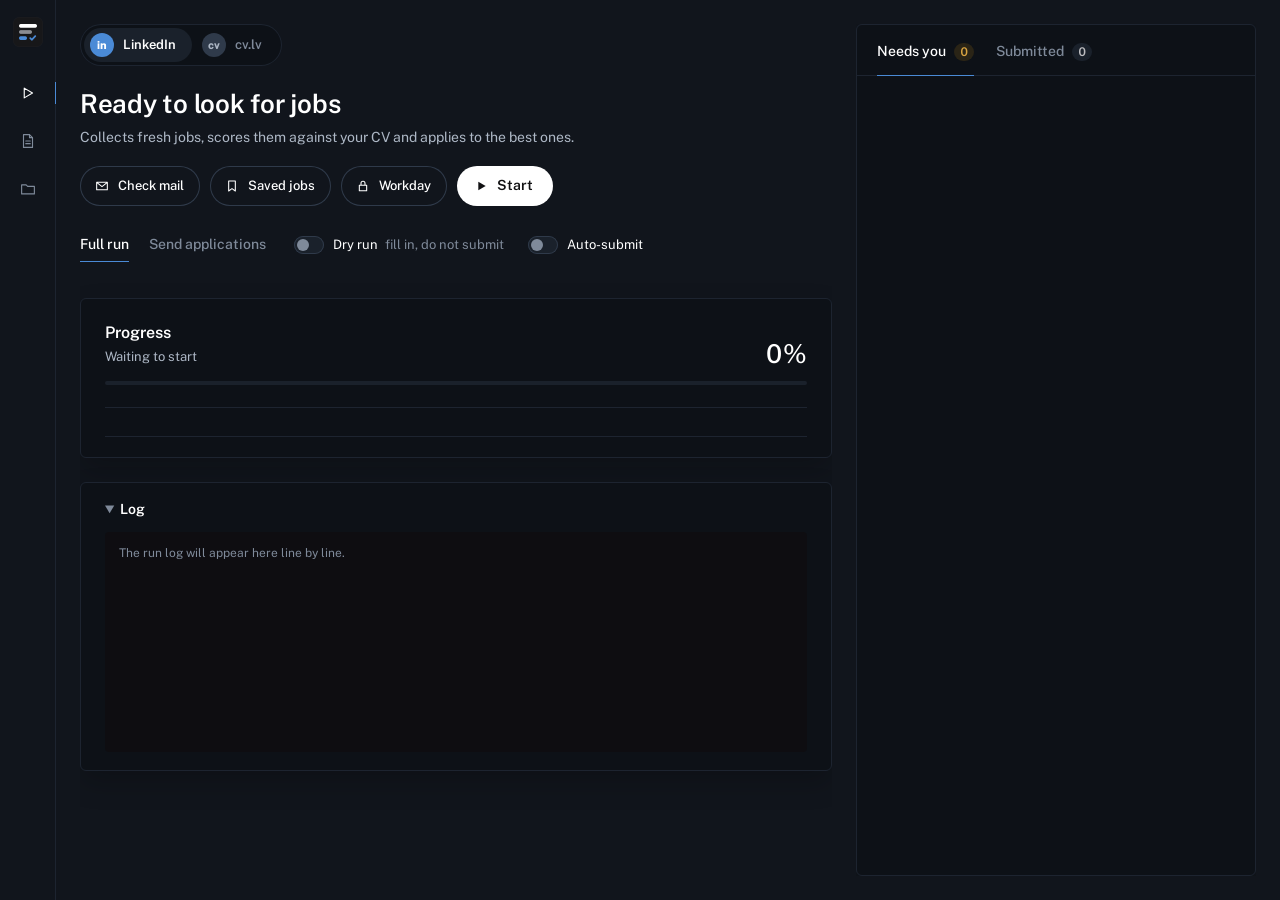
<file: app/ui/index.html>
<!doctype html>
<html lang="en">
<head>
<meta charset="utf-8">
<title>JobScraper</title>
<link rel="preconnect" href="https://fonts.googleapis.com"><link rel="preconnect" href="https://fonts.gstatic.com" crossorigin>
<link href="https://fonts.googleapis.com/css2?family=Public+Sans:wght@400;500;600;700&family=Manrope:wght@400;500;600;700;800&display=swap" rel="stylesheet">
<link rel="stylesheet" href="app.css">
</head>
<body data-site="linkedin">
<nav class="rail" aria-label="Sections">
  <img class="logo" src="icon.png" alt="JobScraper" width="32" height="32">
  <button class="rail-btn active" title="Run" aria-label="Run" aria-current="page">
    <svg aria-hidden="true" viewBox="0 0 24 24"><path d="M7 5.5v13l11-6.5z"/></svg>
  </button>
  <button class="rail-btn" id="report-btn" title="Full application report" aria-label="Report">
    <svg aria-hidden="true" viewBox="0 0 24 24"><path d="M6 3.5h8l4 4v13H6z"/><path d="M14 3.5v4h4M9 12h6M9 15.5h6"/></svg>
  </button>
  <button class="rail-btn" id="folder-btn" title="Results and CV folder" aria-label="Results folder">
    <svg aria-hidden="true" viewBox="0 0 24 24"><path d="M3.5 6.5h6l2 2h9v10h-17z"/></svg>
  </button>
</nav>

<main class="layout">
  <section class="column">
    <div class="site-switch" role="tablist" aria-label="Site">
      <button class="site-tab active" data-site="linkedin" role="tab" aria-selected="true" title="LinkedIn (Ctrl+1)">
        <span class="site-mark" aria-hidden="true">in</span><span class="site-name">LinkedIn</span><span class="site-dot" aria-hidden="true"></span></button>
      <button class="site-tab" data-site="cvlv" role="tab" aria-selected="false" title="cv.lv (Ctrl+2)">
        <span class="site-mark" aria-hidden="true">cv</span><span class="site-name">cv.lv</span><span class="site-dot" aria-hidden="true"></span></button>
    </div>
    <header class="title-row">
      <div class="title-text">
        <div class="title-line">
          <h1 id="launch-title">Ready to look for jobs</h1>
          </div>
        <p id="launch-sub">Collects fresh jobs, scores them against your CV and applies to the best ones.</p>
      </div>
      <div class="actions">
      <button class="secondary mail-btn" id="mail-btn" title="Only sort Gmail: offers, rejections, confirmations. Sends nothing.">
        <svg aria-hidden="true" viewBox="0 0 24 24"><path d="M4 6.5h16v11H4z M4.5 7l7.5 6 7.5-6" fill="none" stroke="currentColor" stroke-width="1.6" stroke-linejoin="round"/></svg>
        <span>Check mail</span>
      </button>
      <button class="secondary mail-btn" id="saved-btn" title="No new search: goes through the vacancies you saved on this site and sends a tailored CV to each one.">
        <svg aria-hidden="true" viewBox="0 0 24 24"><path d="M7 4.5h10v15l-5-3.6-5 3.6z" fill="none" stroke="currentColor" stroke-width="1.6" stroke-linejoin="round"/></svg>
        <span>Saved jobs</span>
      </button>
      <button class="secondary mail-btn" id="workday-btn" title="Jobs on Workday sites: the app opens each one, you sign in on the employer's site, and the app fills in the form.">
        <svg aria-hidden="true" viewBox="0 0 24 24"><path d="M9 11V8a3 3 0 0 1 6 0v3 M6.5 11h11v8h-11z" fill="none" stroke="currentColor" stroke-width="1.6" stroke-linejoin="round"/></svg>
        <span>Workday</span>
      </button>
      <button class="start" id="start-btn">
        <svg aria-hidden="true" class="icon-play" viewBox="0 0 24 24"><path d="M8 5.5v13l11-6.5z" fill="currentColor"/></svg>
        <svg aria-hidden="true" class="icon-stop" viewBox="0 0 24 24"><rect x="6.5" y="6.5" width="11" height="11" rx="1.5" fill="currentColor"/></svg>
        <span id="start-label">Start</span>
      </button>
      </div>
    </header>

    <div class="controls">
      <div class="modes" role="radiogroup" aria-label="Mode">
        <label class="seg"><input type="radio" name="mode" value="full" checked><span>Full run</span></label>
        <label class="seg"><input type="radio" name="mode" value="apply"><span>Send applications</span></label>
      </div>
      <div class="switches">
        <label class="switch"><input type="checkbox" id="dry-run"><span class="track"></span>
          <span>Dry run <em>fill in, do not submit</em></span></label>
        <label class="switch"><input type="checkbox" id="auto-submit"><span class="track"></span>
          <span>Auto-submit</span></label>
      </div>
    </div>
    <div class="facts" id="facts"></div>

    <div class="card progress-card">
      <div class="progress-head">
        <div class="progress-title">
          <h2>Progress</h2>
          <div class="now" id="now-text">Waiting to start</div>
        </div>
        <div class="percent" id="percent">0%</div>
      </div>
      <div class="bar" id="bar" role="progressbar" aria-label="Progress" aria-valuemin="0" aria-valuemax="100" aria-valuenow="0"><div class="bar-fill" id="bar-fill"></div></div>
      <ol class="stages" id="stages"></ol>
      <div class="counters" id="counters"></div>
    </div>
    <div class="card log-card">
      <details class="log" open>
        <summary>Log</summary>
        <pre id="log"></pre>
      </details>
    </div>
  </section>

  <section class="column side">
    <div class="card list-card">
      <div class="tabs" role="tablist">
        <button class="tab active" data-tab="manual" role="tab" aria-selected="true">Needs you <span class="count" id="manual-count">0</span></button>
        <button class="tab" data-tab="applied" role="tab" aria-selected="false">Submitted <span class="count soft" id="applied-count">0</span></button>
      </div>
      <div class="list" id="manual-list"></div>
      <div class="list hidden" id="applied-list"></div>
    </div>
  </section>
</main>

<div class="modal hidden" id="modal">
  <div class="modal-box" role="dialog" aria-modal="true" aria-labelledby="m-title">
    <button class="close" id="modal-close" aria-label="Close">
      <svg aria-hidden="true" viewBox="0 0 24 24"><path d="M6 6l12 12M18 6L6 18"/></svg>
    </button>
    <div class="modal-company" id="m-company"></div>
    <h2 id="m-title"></h2>
    <div class="reason-box"><span class="chip" id="m-label"></span><p id="m-reason"></p></div>
    <h3>About the job</h3>
    <p id="m-summary" class="muted"></p>
    <h3>What to do</h3>
    <ol id="m-todo"></ol>
    <div class="modal-actions">
      <button class="primary" id="m-open-form">Open the form</button>
      <button class="secondary" id="m-open-job">Open the job</button>
      <button class="secondary" id="m-open-cv">My CV for this job</button>
      <span class="spacer"></span>
      <button class="ok" id="m-applied">I applied myself</button>
      <button class="ghost" id="m-hide">Hide</button>
    </div>
  </div>
</div>

<div class="toast hidden" id="toast" role="status"></div>
<script src="app.js"></script>
</body>
</html>
</file>
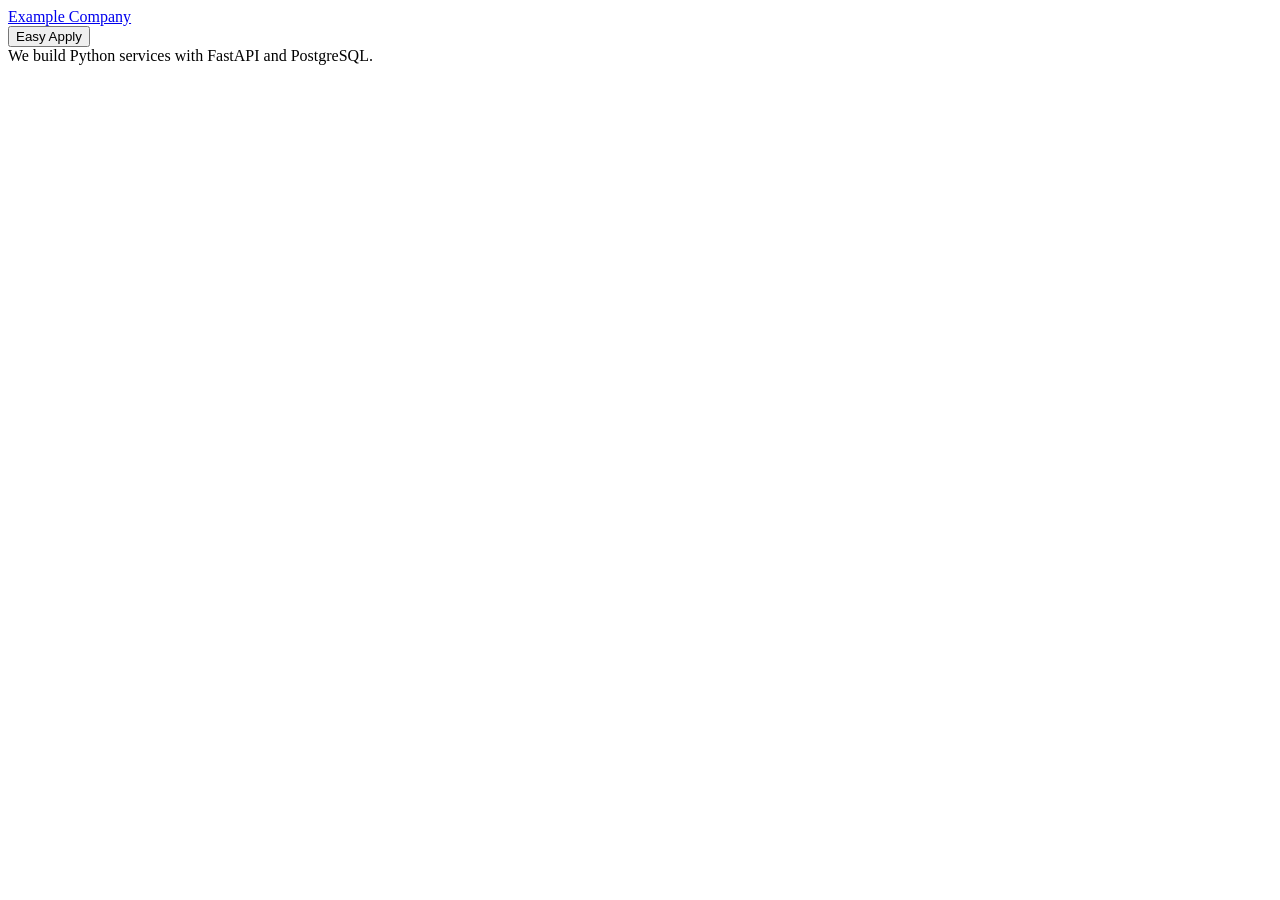
<file: tests/fixtures/easy_apply.html>
<!doctype html>
<html>
<head>
<meta charset="utf-8">
<title>Python Developer | Example Company | LinkedIn</title>
<style>
  .hidden { display: none; }
  [role=dialog] { border: 1px solid #999; padding: 12px; margin: 12px; }
</style>
</head>
<body>
<!-- A small offline imitation of LinkedIn's Easy Apply dialog: the same roles, classes and labels. -->
<div class="job-details-jobs-unified-top-card__company-name"><a href="#">Example Company</a></div>
<button class="jobs-apply-button artdeco-button--primary" aria-label="Easy Apply to Python Developer" id="apply">Easy Apply</button>
<div id="job-details">We build Python services with FastAPI and PostgreSQL.</div>
<div id="sent" class="hidden">Your application was sent to Example Company</div>

<div id="modal" class="jobs-easy-apply-modal hidden" role="dialog">
  <button aria-label="Dismiss" class="artdeco-modal__dismiss" id="dismiss">x</button>

  <div class="step" data-step="1">
    <div class="fb-dash-form-element">
      <label for="first">First name</label>
      <input id="first" type="text" value="Anna" required>
    </div>
    <div class="fb-dash-form-element">
      <label for="cc">Phone country code</label>
      <select id="cc" required>
        <option>Select an option</option>
        <option>Estonia (+372)</option>
        <option>Latvia (+371)</option>
      </select>
    </div>
    <div class="fb-dash-form-element">
      <label for="phone">Mobile phone number</label>
      <input id="phone" type="text" required>
    </div>
  </div>

  <div class="step hidden" data-step="2">
    <div class="fb-dash-form-element">
      <label for="jobs-document-upload-file-input-upload-resume">Upload resume</label>
      <input id="jobs-document-upload-file-input-upload-resume" type="file">
    </div>
  </div>

  <div class="step hidden" data-step="3">
    <div class="fb-dash-form-element">
      <label for="numeric-python">How many years of work experience do you have with Python?</label>
      <input id="numeric-python" type="text" required>
    </div>
    <fieldset class="fb-dash-form-element">
      <legend>Are you legally authorized to work in Latvia?</legend>
      <input type="radio" name="auth" id="auth-yes" value="Yes" required><label for="auth-yes">Yes</label>
      <input type="radio" name="auth" id="auth-no" value="No"><label for="auth-no">No</label>
    </fieldset>
    <div class="fb-dash-form-element">
      <label for="english">What is your level of proficiency in English?</label>
      <select id="english" required>
        <option>Select an option</option>
        <option>Native or bilingual</option>
        <option>Professional working</option>
        <option>Limited working</option>
      </select>
    </div>
    <div class="fb-dash-form-element">
      <label for="cover">Cover letter</label>
      <textarea id="cover" required></textarea>
    </div>
    <div class="fb-dash-form-element">
      <input type="checkbox" id="privacy" required><label for="privacy">I agree to the privacy policy *</label>
    </div>
  </div>

  <div class="step hidden" data-step="4">
    <h3>Review your application</h3>
    <input type="checkbox" id="follow-company-checkbox" checked><label for="follow-company-checkbox">Follow Example Company to stay up to date with their page.</label>
  </div>

  <div class="artdeco-inline-feedback--error hidden" id="error"></div>
  <footer>
    <button class="artdeco-button--primary" id="next" aria-label="Continue to next step">Next</button>
  </footer>
</div>

<div id="confirm" class="hidden" role="alertdialog">
  <p>Save this application?</p>
  <button id="discard">Discard</button>
  <button id="save">Save</button>
</div>

<script>
  let step = 1;
  window.submitted = null;
  window.discarded = false;
  const modal = document.getElementById('modal');
  const next = document.getElementById('next');
  const error = document.getElementById('error');

  function show(n) {
    document.querySelectorAll('.step').forEach(s => s.classList.toggle('hidden', Number(s.dataset.step) !== n));
    if (n === 3) { next.textContent = 'Review'; next.setAttribute('aria-label', 'Review your application'); }
    else if (n === 4) { next.textContent = 'Submit application'; next.setAttribute('aria-label', 'Submit application'); }
    else { next.textContent = 'Next'; next.setAttribute('aria-label', 'Continue to next step'); }
  }

  function missing(n) {
    const box = document.querySelector(`.step[data-step="${n}"]`);
    const bad = [];
    box.querySelectorAll('input[required], select[required]').forEach(el => {
      if (el.type === 'radio') {
        if (!box.querySelector(`input[name="${el.name}"]:checked`)) bad.push(el.name);
      } else if (el.type === 'checkbox') {
        if (!el.checked) bad.push(el.id);
      } else if (el.tagName === 'SELECT') {
        if (el.selectedIndex === 0) bad.push(el.id);
      } else if (!el.value.trim()) bad.push(el.id);
    });
    if (n === 2 && !document.getElementById('jobs-document-upload-file-input-upload-resume').files.length) bad.push('resume');
    return bad;
  }

  document.getElementById('apply').addEventListener('click', () => { modal.classList.remove('hidden'); show(1); });
  next.addEventListener('click', () => {
    const bad = missing(step);
    if (bad.length) { error.textContent = 'Please enter a valid answer: ' + bad.join(', '); error.classList.remove('hidden'); return; }
    error.classList.add('hidden');
    if (step === 4) {
      window.submitted = {
        phone: document.getElementById('phone').value,
        cc: document.getElementById('cc').value,
        python: document.getElementById('numeric-python').value,
        auth: (document.querySelector('input[name=auth]:checked') || {}).value,
        english: document.getElementById('english').value,
        follow: document.getElementById('follow-company-checkbox').checked,
        resume: document.getElementById('jobs-document-upload-file-input-upload-resume').files[0].name,
      };
      modal.classList.add('hidden');
      document.getElementById('sent').classList.remove('hidden');
      document.getElementById('apply').remove();
      return;
    }
    step += 1;
    show(step);
  });
  document.getElementById('dismiss').addEventListener('click', () => document.getElementById('confirm').classList.remove('hidden'));
  document.getElementById('discard').addEventListener('click', () => {
    window.discarded = true;
    document.getElementById('confirm').classList.add('hidden');
    modal.classList.add('hidden');
  });
</script>
</body>
</html>
</file>
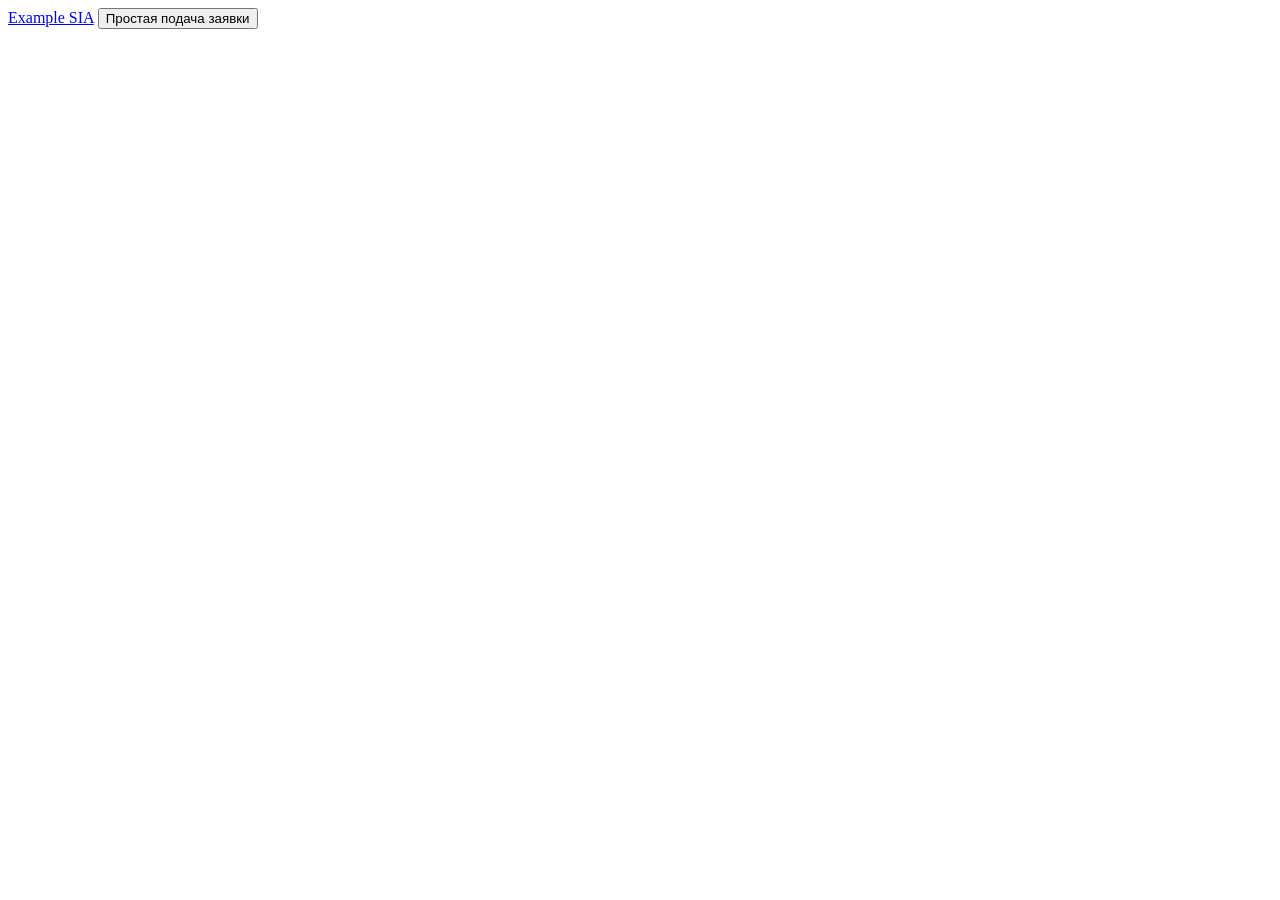
<file: tests/fixtures/easy_apply_2026.html>
<!doctype html>
<html>
<head>
<meta charset="utf-8">
<title>Datu analītiķis | Example SIA | LinkedIn</title>
</head>
<body>
<!-- Offline imitation of LinkedIn's 2026 Easy Apply: generated class names, a native <dialog>,
     Russian interface and a resume button that creates its file input only when clicked. -->
<a href="/company/example/">Example SIA</a>
<button type="button" class="hv4lac hv4lab" aria-label="Воспользуйтесь опцией простой подачи заявки на эту вакансию">Простая подача заявки</button>
<div id="sent" hidden>Ваша заявка отправлена в компанию Example SIA</div>

<dialog data-testid="dialog" aria-labelledby="dialog-header" id="modal">
  <button type="button" aria-label="Пропустить" id="close">×</button>
  <header><h2 id="dialog-header">Подать заявку в компанию Example SIA</h2></header>
  <div>
    <label for="_r_7_">Email*</label>
    <select id="_r_7_" required><option value=""></option><option value="anna@example.test" selected>anna@example.test</option></select>
  </div>
  <div>
    <label for="_r_9_">Телефонный код страны*</label>
    <select id="_r_9_" required>
      <option value=""></option>
      <option value="lt">Литва (+370)</option>
      <option value="lv">Латвия (+371)</option>
    </select>
  </div>
  <div>
    <label for="_r_b_">Phone*</label>
    <input id="_r_b_" type="tel" required value="">
  </div>
  <div>
    <h3>Resume</h3>
    <p>Выберите или загрузите резюме в формате DOC, DOCX или PDF</p>
    <fieldset role="radiogroup" id="resumes"></fieldset>
    <button type="button" id="upload">Загрузить резюме</button>
  </div>
  <div>
    <!-- As on LinkedIn: the real input is invisible, the label is an empty drawn box, the text is a sibling. -->
    <input id="_r_d_" type="checkbox" checked style="opacity: 0; position: absolute">
    <label for="_r_d_" style="display: inline-block; width: 16px; height: 16px; border: 1px solid #333"></label>
    <span>Отслеживайте компанию Example SIA, чтобы быть в курсе новостей на ее странице</span>
  </div>
  <p id="error" class="artdeco-inline-feedback--error" hidden></p>
  <button type="button" id="submit">Отправить заявку</button>
</dialog>

<dialog id="confirm">
  <p>Сохранить эту заявку?</p>
  <button type="button" id="discard">Не сохранять</button>
  <button type="button" id="save">Сохранить</button>
</dialog>

<script>
  window.submitted = null;
  window.discarded = false;
  const modal = document.getElementById('modal');
  document.querySelector('[aria-label*="простой подачи"]').addEventListener('click', () => modal.show());

  document.getElementById('upload').addEventListener('click', () => {
    const input = document.createElement('input');
    input.type = 'file';
    input.accept = '.pdf,.doc,.docx';
    input.onchange = () => {
      const name = input.files[0].name;
      const box = document.getElementById('resumes');
      box.innerHTML = `<input type="radio" name="resume" id="resume-1" checked><label for="resume-1">${name}</label>`;
    };
    input.click();
  });

  document.getElementById('submit').addEventListener('click', () => {
    const error = document.getElementById('error');
    const missing = [];
    if (!document.getElementById('_r_b_').value.trim()) missing.push('phone');
    if (!document.getElementById('_r_9_').value) missing.push('country code');
    if (!document.querySelector('input[name=resume]:checked')) missing.push('resume');
    if (missing.length) { error.textContent = 'Укажите: ' + missing.join(', '); error.hidden = false; return; }
    window.submitted = {
      phone: document.getElementById('_r_b_').value,
      code: document.getElementById('_r_9_').value,
      resume: document.querySelector('label[for=resume-1]').textContent,
      follow: document.getElementById('_r_d_').checked,
    };
    modal.close();
    document.getElementById('sent').hidden = false;
  });

  document.getElementById('close').addEventListener('click', () => document.getElementById('confirm').show());
  document.getElementById('discard').addEventListener('click', () => {
    window.discarded = true;
    document.getElementById('confirm').close();
    modal.close();
  });
</script>
</body>
</html>
</file>
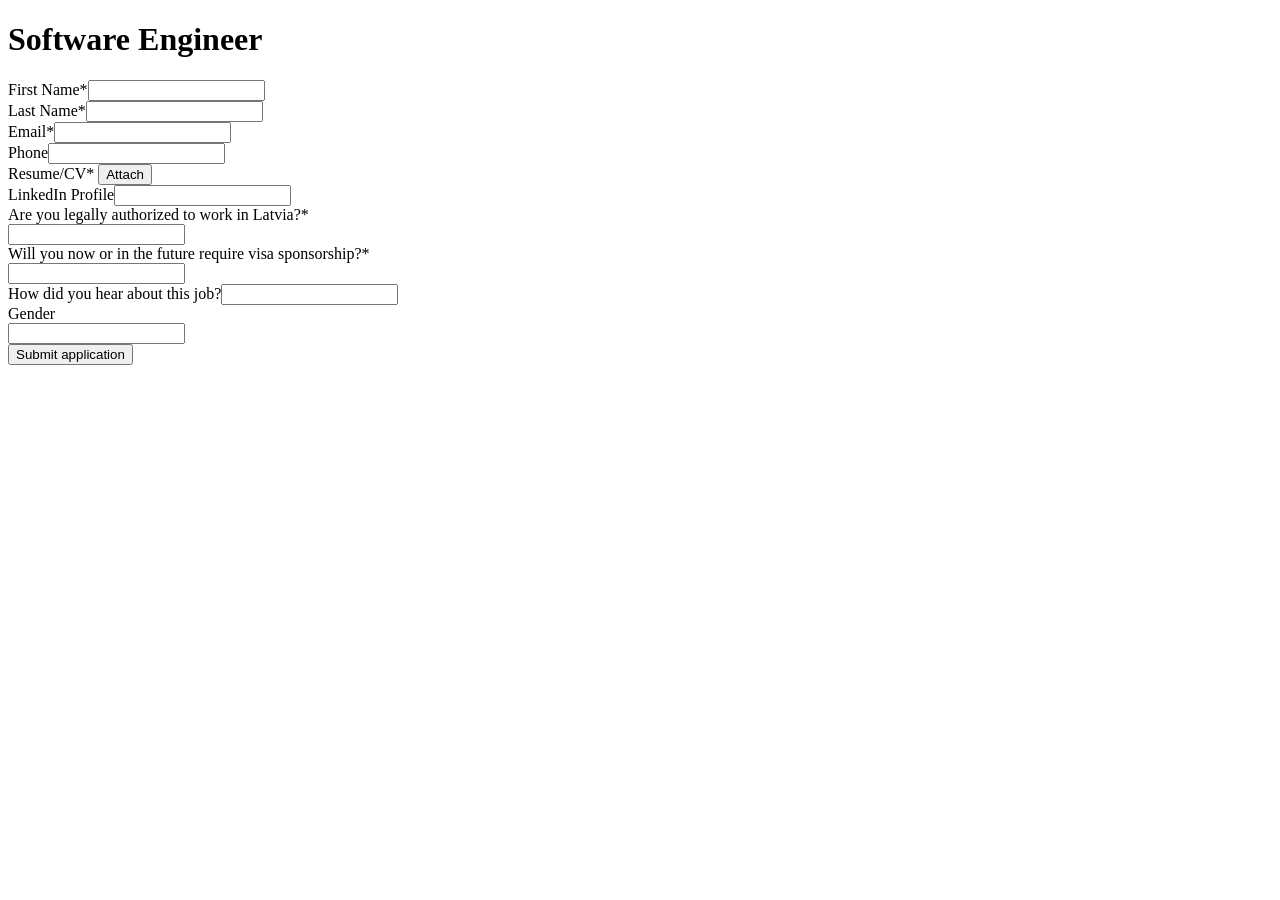
<file: tests/fixtures/greenhouse_apply.html>
<!doctype html>
<html>
<head><meta charset="utf-8"><title>Job Application for Software Engineer at Example</title>
<style>.listbox { border: 1px solid #999; margin: 0; padding: 0; list-style: none; } .listbox li { padding: 4px; }</style>
</head>
<body>
<!-- Offline imitation of a job-boards.greenhouse.io form: labelled inputs and react-select style
     comboboxes whose options only exist in the DOM while the list is open. -->
<h1>Software Engineer</h1>
<form id="application-form">
  <div class="field"><label for="first_name">First Name<span class="asterisk">*</span></label><input id="first_name" type="text" aria-required="true"></div>
  <div class="field"><label for="last_name">Last Name<span class="asterisk">*</span></label><input id="last_name" type="text" aria-required="true"></div>
  <div class="field"><label for="email">Email<span class="asterisk">*</span></label><input id="email" type="email" aria-required="true"></div>
  <div class="field"><label for="phone">Phone</label><input id="phone" type="tel"></div>
  <div class="field file-upload">
    <label for="resume" id="upload-label-resume">Resume/CV<span class="asterisk">*</span></label>
    <button type="button" onclick="document.getElementById('resume').click()">Attach</button>
    <input id="resume" type="file" class="visually-hidden" style="position:absolute;width:1px;height:1px;opacity:0" aria-required="true">
  </div>
  <div class="field"><label for="question_1">LinkedIn Profile</label><input id="question_1" type="text"></div>
  <div class="field">
    <label for="question_2" id="question_2-label">Are you legally authorized to work in Latvia?<span class="asterisk">*</span></label>
    <div class="select__control"><input id="question_2" role="combobox" aria-controls="question_2-listbox" aria-expanded="false" aria-required="true" autocomplete="off"><span class="select__value"></span></div>
  </div>
  <div class="field">
    <label for="question_3" id="question_3-label">Will you now or in the future require visa sponsorship?<span class="asterisk">*</span></label>
    <div class="select__control"><input id="question_3" role="combobox" aria-controls="question_3-listbox" aria-expanded="false" aria-required="true" autocomplete="off"><span class="select__value"></span></div>
  </div>
  <div class="field"><label for="question_4">How did you hear about this job?</label><input id="question_4" type="text"></div>
  <div class="field">
    <label for="gender" id="gender-label">Gender</label>
    <div class="select__control"><input id="gender" role="combobox" aria-controls="gender-listbox" aria-expanded="false" autocomplete="off"><span class="select__value"></span></div>
  </div>
  <div class="error-message" role="alert" id="error" hidden></div>
  <button type="submit">Submit application</button>
</form>
<div id="done" hidden><h2>Thank you for applying.</h2></div>
<script>
  const OPTIONS = {question_2: ['Yes', 'No'], question_3: ['Yes', 'No'],
                   gender: ['Male', 'Female', 'Decline To Self Identify']};
  const chosen = {};
  for (const [id, options] of Object.entries(OPTIONS)) {
    const input = document.getElementById(id);
    input.addEventListener('click', () => {
      document.querySelectorAll('.listbox').forEach(list => list.remove());
      const list = document.createElement('ul');
      list.className = 'listbox'; list.id = id + '-listbox'; list.setAttribute('role', 'listbox');
      for (const text of options) {
        const item = document.createElement('li');
        item.setAttribute('role', 'option'); item.textContent = text;
        item.addEventListener('click', () => {
          chosen[id] = text; input.nextElementSibling.textContent = text; list.remove();
          input.setAttribute('aria-expanded', 'false');
        });
        list.appendChild(item);
      }
      input.parentElement.after(list);
      input.setAttribute('aria-expanded', 'true');
    });
    input.addEventListener('keydown', e => { if (e.key === 'Escape') document.querySelectorAll('.listbox').forEach(l => l.remove()); });
  }
  window.submitted = null;
  document.getElementById('application-form').addEventListener('submit', e => {
    e.preventDefault();
    const missing = ['first_name', 'last_name', 'email'].filter(id => !document.getElementById(id).value);
    if (!document.getElementById('resume').files.length) missing.push('resume');
    for (const id of ['question_2', 'question_3']) if (!chosen[id]) missing.push(id);
    if (missing.length) { const el = document.getElementById('error'); el.textContent = 'Required: ' + missing.join(', '); el.hidden = false; return; }
    window.submitted = {first: first_name.value, last: last_name.value, email: email.value, phone: phone.value,
                        linkedin: question_1.value, heard: question_4.value, resume: resume.files[0].name, ...chosen};
    document.getElementById('application-form').hidden = true;
    document.getElementById('done').hidden = false;
  });
</script>
</body>
</html>
</file>
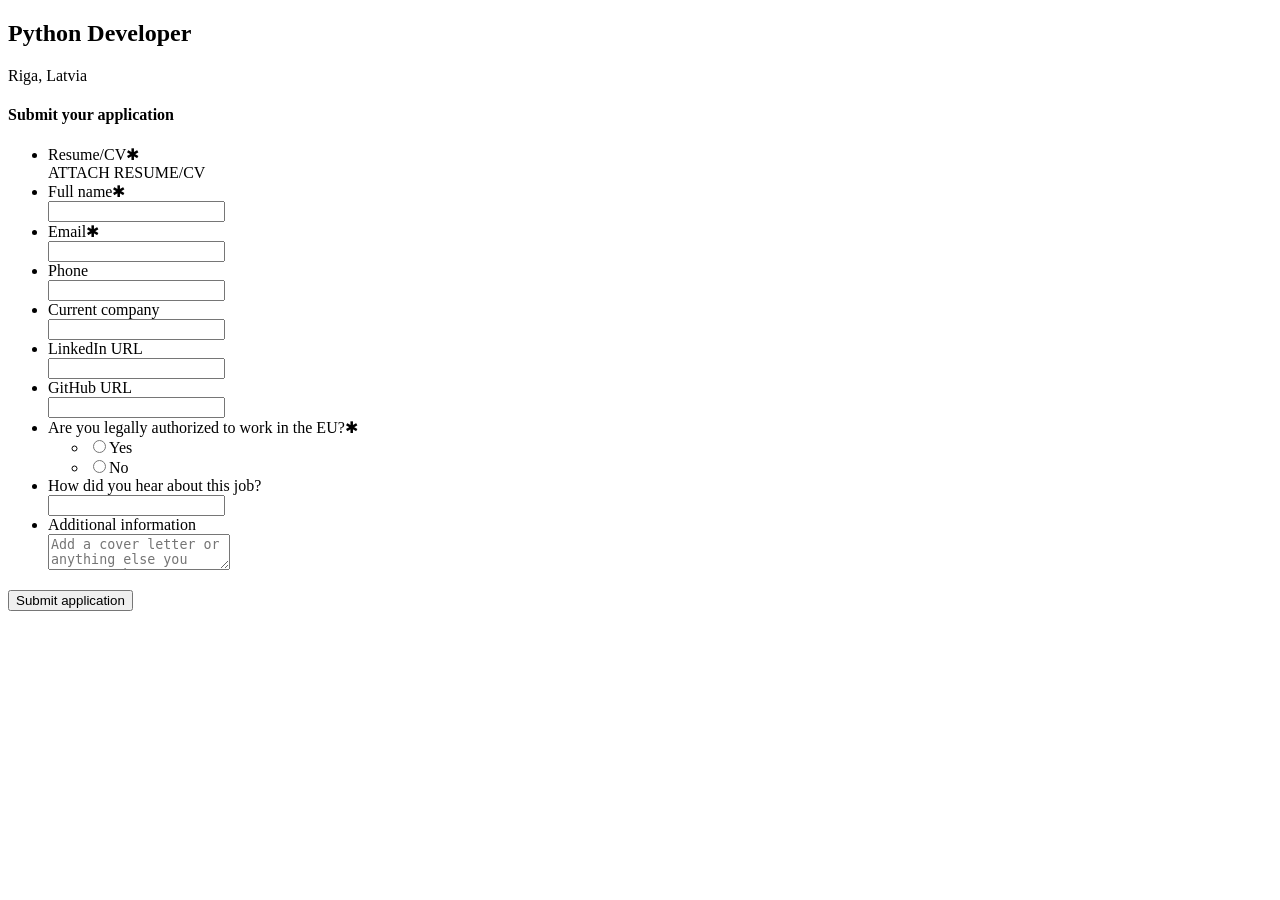
<file: tests/fixtures/lever_apply.html>
<!doctype html>
<html>
<head><meta charset="utf-8"><title>Example SIA - Python Developer</title></head>
<body>
<!-- Offline imitation of a Lever hosted application: fields wrapped in labels, ✱ marks required,
     custom questions as radio lists without a fieldset, one page, redirect to /thanks on success. -->
<div class="posting-header"><h2>Python Developer</h2><div>Riga, Latvia</div></div>
<form id="application-form" action="#" method="post">
  <h4>Submit your application</h4>
  <ul>
    <li class="application-question resume">
      <label>
        <div class="application-label">Resume/CV<span class="required">✱</span></div>
        <div class="application-field"><a class="visible-resume-upload">ATTACH RESUME/CV<input type="file" name="resume" id="resume-upload-input" style="display:none"></a></div>
      </label>
    </li>
    <li class="application-question">
      <label><div class="application-label">Full name<span class="required">✱</span></div>
        <div class="application-field"><input type="text" name="name" required></div></label>
    </li>
    <li class="application-question">
      <label><div class="application-label">Email<span class="required">✱</span></div>
        <div class="application-field"><input type="email" name="email" required></div></label>
    </li>
    <li class="application-question">
      <label><div class="application-label">Phone</div>
        <div class="application-field"><input type="text" name="phone"></div></label>
    </li>
    <li class="application-question">
      <label><div class="application-label">Current company</div>
        <div class="application-field"><input type="text" name="org"></div></label>
    </li>
    <li class="application-question">
      <label><div class="application-label">LinkedIn URL</div>
        <div class="application-field"><input type="text" name="urls[LinkedIn]"></div></label>
    </li>
    <li class="application-question">
      <label><div class="application-label">GitHub URL</div>
        <div class="application-field"><input type="text" name="urls[GitHub]"></div></label>
    </li>
    <li class="application-question custom-question">
      <div class="application-label"><div class="text">Are you legally authorized to work in the EU?<span class="required">✱</span></div></div>
      <div class="application-field"><ul>
        <li><label><input type="radio" name="cards[1][field0]" value="Yes"><span class="application-answer-alternative">Yes</span></label></li>
        <li><label><input type="radio" name="cards[1][field0]" value="No"><span class="application-answer-alternative">No</span></label></li>
      </ul></div>
    </li>
    <li class="application-question custom-question">
      <div class="application-label"><div class="text">How did you hear about this job?</div></div>
      <div class="application-field"><input type="text" name="cards[1][field1]"></div>
    </li>
    <li class="application-question">
      <label><div class="application-label">Additional information</div>
        <div class="application-field"><textarea name="comments" placeholder="Add a cover letter or anything else you want to share."></textarea></div></label>
    </li>
  </ul>
  <div class="error-message" id="error" hidden></div>
  <button type="submit" id="btn-submit">Submit application</button>
</form>
<div id="thanks" hidden><h3>Application submitted!</h3><p>Thank you for applying.</p></div>
<script>
  window.submitted = null;
  document.querySelector('.visible-resume-upload').addEventListener('click', e => {
    if (e.target.tagName !== 'INPUT') document.getElementById('resume-upload-input').click();
  });
  document.getElementById('application-form').addEventListener('submit', e => {
    e.preventDefault();
    const f = e.target;
    const missing = [];
    if (!f.resume.files.length) missing.push('resume');
    if (!f.name.value) missing.push('name');
    if (!f.email.value) missing.push('email');
    if (!f.querySelector('input[name="cards[1][field0]"]:checked')) missing.push('authorization');
    if (missing.length) { const el = document.getElementById('error'); el.textContent = 'Missing: ' + missing.join(', '); el.hidden = false; return; }
    window.submitted = {name: f.name.value, email: f.email.value, phone: f.phone.value, org: f.org.value,
                        linkedin: f['urls[LinkedIn]'].value, github: f['urls[GitHub]'].value,
                        auth: f.querySelector('input[name="cards[1][field0]"]:checked').value,
                        heard: f['cards[1][field1]'].value, comments: f.comments.value, resume: f.resume.files[0].name};
    f.hidden = true;
    document.getElementById('thanks').hidden = false;
  });
</script>
</body>
</html>
</file>
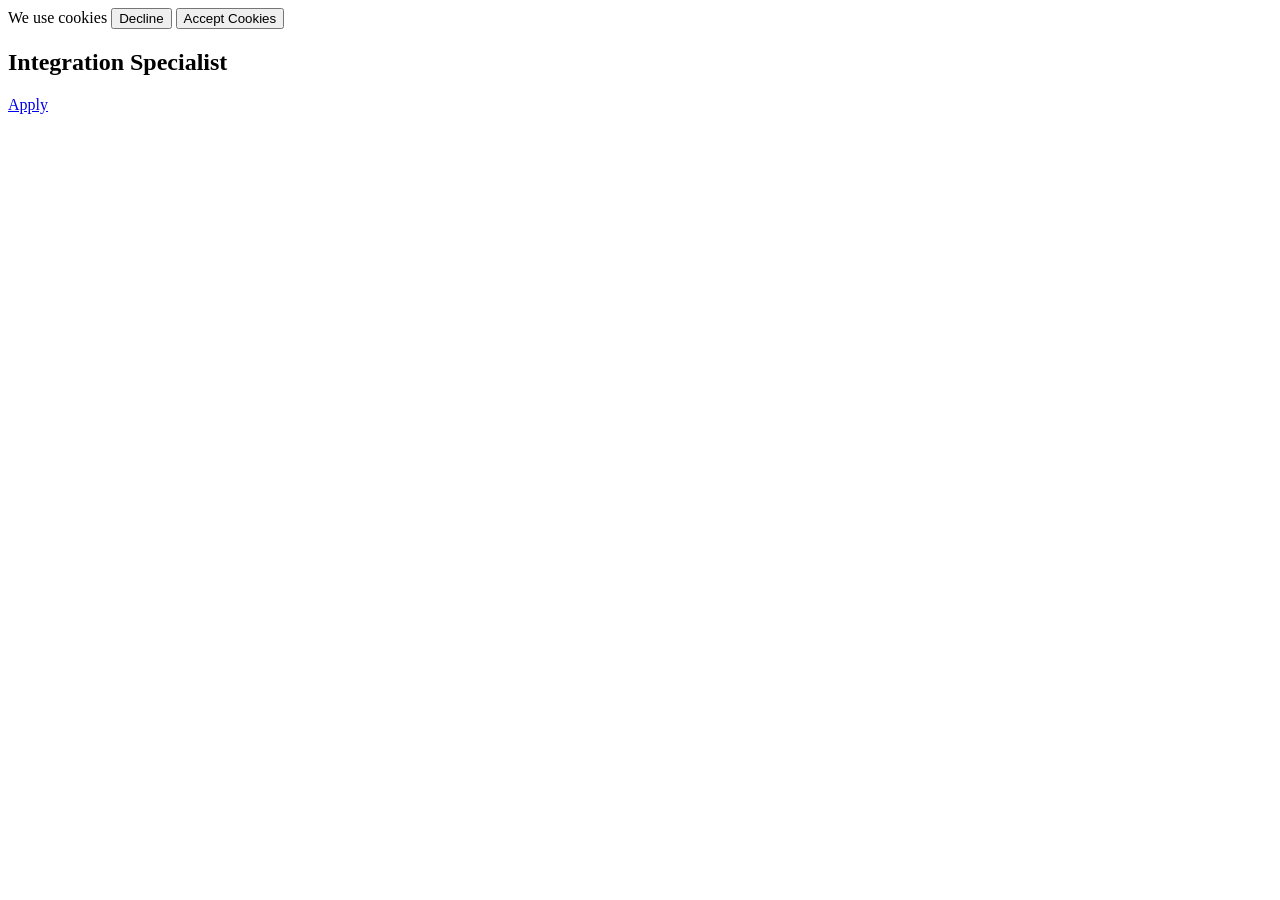
<file: tests/fixtures/workday_apply.html>
<!doctype html>
<html><head><meta charset="utf-8"><title>Workday imitation</title>
<style>.hidden{display:none} [role=listbox]{border:1px solid #999;padding:4px}</style></head>
<body>
<!-- An imitation of a Workday career site: job page, "Start Your Application" popup, sign-in step and
     the steps My Information, My Experience, Application Questions and Review, with Workday's
     data-automation-id names and its button lists. Opening it with #signed skips the sign-in step. -->
<div data-automation-id="legalNotice">We use cookies
  <button data-automation-id="legalNoticeDeclineButton" onclick="this.parentElement.remove()">Decline</button>
  <button data-automation-id="legalNoticeAcceptButton">Accept Cookies</button></div>

<div id="job"><h2 data-automation-id="jobPostingHeader">Integration Specialist</h2>
  <a data-automation-id="adventureButton" href="#" onclick="openPopup(); return false;">Apply</a></div>
<div id="popup" class="hidden" data-automation-id="wd-popup-content">Start Your Application
  <a data-automation-id="autofillWithResume" href="#">Autofill with Resume</a>
  <a data-automation-id="applyManually" href="#" onclick="startFlow(); return false;">Apply Manually</a></div>

<div id="flow" class="hidden" data-automation-id="applyFlowPage">
  <ol data-automation-id="progressBar"><li id="active" data-automation-id="progressBarActiveStep"></li></ol>
  <div id="signin" class="hidden" data-automation-id="signInContent">Sign In
    <button data-automation-id="SignInWithEmailButton">Sign in with email</button></div>

  <div id="step1" class="hidden step">
    <div data-automation-id="formField-source"><label for="source">How Did You Hear About Us?<abbr>*</abbr></label>
      <div data-automation-id="multiselectInputContainer" id="sourceBox">
        <input id="source" data-automation-id="searchBox" type="text" onclick="showPrompt('sourceBox', SOURCES)"></div></div>
    <div data-automation-id="formField-first"><label for="first">Given Name(s)<abbr>*</abbr></label>
      <input id="first" type="text" aria-required="true"></div>
    <div data-automation-id="formField-last"><label for="last">Family Name<abbr>*</abbr></label>
      <input id="last" type="text" aria-required="true"></div>
    <div data-automation-id="formField-phoneType"><label for="phoneType">Phone Device Type<abbr>*</abbr></label>
      <button id="phoneType" type="button" aria-haspopup="listbox" onclick="showList(this, ['Landline', 'Mobile'])">Select One</button></div>
    <div data-automation-id="formField-code"><label for="code">Country Phone Code<abbr>*</abbr></label>
      <div data-automation-id="multiselectInputContainer" id="codeBox">
        <input id="code" data-automation-id="searchBox" type="text"
               onclick="showPrompt('codeBox', {'Lithuania (+370)': null, 'Latvia (+371)': null, 'Estonia (+372)': null})"></div></div>
    <div data-automation-id="formField-phone"><label for="phone">Phone Number<abbr>*</abbr></label>
      <input id="phone" type="text" aria-required="true"></div>
  </div>

  <div id="step2" class="hidden step"><h3>Resume/CV</h3>
    <input id="resume" type="file" data-automation-id="file-upload-input-ref" style="opacity:0.01"></div>

  <div id="step3" class="hidden step">
    <div data-automation-id="formField-visa"><label for="visa">Will you now or in the future require visa sponsorship?<abbr>*</abbr></label>
      <button id="visa" type="button" aria-haspopup="listbox" onclick="showList(this, ['Yes', 'No'])">Select One</button></div>
    <div data-automation-id="formField-gender"><label for="gender">Gender</label>
      <button id="gender" type="button" aria-haspopup="listbox" onclick="showList(this, ['Male', 'Female', 'I do not wish to answer'])">Select One</button></div>
  </div>

  <div id="step4" class="hidden step">Review your application</div>
  <div id="errors"></div>
  <button data-automation-id="pageFooterNextButton" id="next" onclick="next()">Save and Continue</button>
</div>
<div id="done" class="hidden">Application Submitted. Thank you for applying!</div>

<script>
const SOURCES = {"Job Board": {"LinkedIn": null, "Indeed": null}, "Social Media": {"Facebook": null}, "Other": null};
const STEPS = ["My Information", "My Experience", "Application Questions", "Review"];
let step = -1;
const show = (id, on) => document.getElementById(id).classList.toggle("hidden", !on);

function openPopup() { show("popup", true); }
function startFlow() {
  show("job", false); show("popup", false); show("flow", true);
  if (location.hash === "#signed") { go(0); } else {
    document.getElementById("active").innerText = "Create Account/Sign In"; show("signin", true); show("next", false);
  }
}
function go(n) {
  step = n; show("signin", false); show("next", true);
  document.querySelectorAll(".step").forEach((el, i) => el.classList.toggle("hidden", i !== n));
  document.getElementById("active").innerText = STEPS[n];
  document.getElementById("next").innerText = n === 3 ? "Submit" : "Save and Continue";
}
function closeLists() { document.querySelectorAll("[role=listbox]").forEach(el => el.remove()); }
function showList(button, options) {
  closeLists();
  const list = document.createElement("ul"); list.setAttribute("role", "listbox");
  options.forEach(text => {
    const li = document.createElement("li"); li.setAttribute("role", "option"); li.innerText = text;
    li.onclick = () => { button.innerText = text; closeLists(); };
    list.appendChild(li);
  });
  document.body.appendChild(list);
}
function showPrompt(boxId, tree) {
  closeLists();
  const box = document.getElementById(boxId);
  const list = document.createElement("ul"); list.setAttribute("role", "listbox");
  Object.entries(tree).forEach(([text, children]) => {
    const li = document.createElement("li"); li.setAttribute("data-automation-id", "promptOption"); li.innerText = text;
    li.onclick = () => {
      if (children) { showPrompt(boxId, children); return; }
      const chosen = document.createElement("div"); chosen.setAttribute("data-automation-id", "selectedItem");
      chosen.innerText = text; box.appendChild(chosen); closeLists();
    };
    list.appendChild(li);
  });
  document.body.appendChild(list);
}
function chosen(boxId) { const el = document.querySelector("#" + boxId + " [data-automation-id=selectedItem]"); return el ? el.innerText : ""; }
function next() {
  const errors = [];
  if (step === 0) {
    if (!chosen("sourceBox")) errors.push("How Did You Hear About Us? is required");
    ["first", "last", "phone"].forEach(id => { if (!document.getElementById(id).value) errors.push(id + " is required"); });
    if (document.getElementById("phoneType").innerText === "Select One") errors.push("Phone Device Type is required");
    if (!chosen("codeBox")) errors.push("Country Phone Code is required");
  }
  if (step === 1 && !document.getElementById("resume").files.length) errors.push("Resume is required");
  if (step === 2 && document.getElementById("visa").innerText === "Select One") errors.push("Visa question is required");
  document.getElementById("errors").innerHTML = errors.map(e => `<div data-automation-id="errorMessage">${e}</div>`).join("");
  if (errors.length) return;
  if (step < 3) { go(step + 1); return; }
  window.submitted = {
    source: chosen("sourceBox"), first: document.getElementById("first").value, last: document.getElementById("last").value,
    phoneType: document.getElementById("phoneType").innerText, code: chosen("codeBox"),
    phone: document.getElementById("phone").value, resume: document.getElementById("resume").files[0].name,
    visa: document.getElementById("visa").innerText, gender: document.getElementById("gender").innerText,
  };
  show("flow", false); show("done", true);
}
</script>
</body></html>
</file>
<file: app/ui/app.css>
/* JobScraper window, "data terminal" style: one neutral dark ground, cards a step darker,
   colour only on data and status, and every selection marked by the same 1px accent line.
   Grid at the default 1280px window: 56 rail + 24 + (752 + 24 + 400) + 24 = 1280. */
:root {
  --ground: #171719;
  --surface: #131217;
  --raised: #212023;
  --border: #222224;
  --rule: #1d1c21;
  --control: #3a3a3e;
  --text: #ffffff;
  --soft: #b4b4b8;
  --muted: #8a8c92;
  --accent: #4a8ad6;
  --positive: #44a282;
  --negative: #e5566f;
  --warning: #d9a441;
  --pill-positive-bg: #1b2828; --pill-positive-ink: #5fc39c;
  --pill-negative-bg: #2c1a20; --pill-negative-ink: #e5566f;
  --pill-warning-bg: #2a2416; --pill-warning-ink: #d9a441;
  --pill-neutral-bg: #212023; --pill-neutral-ink: #bdbdc0;
  --shadow: 0 12px 28px rgba(0, 0, 0, .2);
  --radius-card: 6px;
  --radius-control: 999px;
  --gap: 24px;
  --rail: 56px;
  --control-height: 34px;
  font-family: "Public Sans", "Segoe UI Variable Text", "Segoe UI", system-ui, sans-serif;
  font-size: 13px;
  line-height: 1.5;
  color-scheme: dark;
}

* { box-sizing: border-box; }
html, body { margin: 0; height: 100%; }
body { -webkit-tap-highlight-color: transparent; background: var(--ground); color: var(--text); overflow: hidden; display: flex; }
button { font: inherit; color: inherit; cursor: pointer; border: 0; background: none; padding: 0; }
button:focus-visible, .seg input:focus-visible + span, .switch input:focus-visible + .track {
  outline: 1px solid var(--accent); outline-offset: 2px; }
.hidden { display: none !important; }
.muted { color: var(--soft); }
h1, h2, h3, p { margin: 0; }

::-webkit-scrollbar { width: 8px; height: 8px; }
::-webkit-scrollbar-track { background: transparent; }
::-webkit-scrollbar-thumb { background: var(--raised); border-radius: 999px; }
::-webkit-scrollbar-thumb:hover { background: var(--control); }
::-webkit-scrollbar-button { display: none; }

/* ---------- rail ------------------------------------------------------------------- */
.rail { width: var(--rail); flex: none; height: 100%; border-right: 1px solid var(--border);
  display: flex; flex-direction: column; align-items: center; gap: 6px; padding: 16px 0; }
.logo { width: 32px; height: 32px; border-radius: 8px; margin-bottom: 18px; }
.rail-btn { position: relative; width: 100%; height: 42px; display: grid; place-items: center; color: var(--muted);
  transition: color .15s; }
.rail-btn svg { width: 18px; height: 18px; fill: none; stroke: currentColor; stroke-width: 1.5;
  stroke-linejoin: round; stroke-linecap: round; }
.rail-btn:hover { color: var(--text); }
.rail-btn.active { color: var(--text); }
.rail-btn.active::after { content: ""; position: absolute; right: -1px; top: 10px; bottom: 10px; width: 1px;
  background: var(--accent); }

/* ---------- layout ----------------------------------------------------------------- */
.layout { flex: 1; min-width: 0; display: grid; grid-template-columns: minmax(0, 1fr) 400px; gap: var(--gap);
  padding: var(--gap); height: 100%; }
.column { display: flex; flex-direction: column; min-height: 0; overflow-y: auto; overflow-x: hidden; }
.card { background: var(--surface); border: 1px solid var(--border); border-radius: var(--radius-card);
  box-shadow: var(--shadow); }

/* ---------- title row -------------------------------------------------------------- */
/* The title keeps at least 340px; when the buttons do not fit beside it they move to their own row below. */
.title-row { display: flex; justify-content: space-between; align-items: flex-start; gap: 18px 24px; flex-wrap: wrap; }
.title-line { display: flex; align-items: center; gap: 12px; flex-wrap: wrap; }
h1 { text-wrap: balance; font-size: 26px; font-weight: 600; letter-spacing: -.01em; line-height: 1.25; }
#launch-sub { color: var(--soft); font-size: 14px; margin-top: 6px; max-width: 560px; }


/* The one primary action: white on dark; while running it becomes Stop. */
.start { flex: none; display: inline-flex; align-items: center; gap: 8px; height: 40px; padding: 0 20px 0 16px;
  border-radius: var(--radius-control); background: var(--text); color: #111113; font-size: 14px; font-weight: 600;
  transition: transform .1s, background .15s; }
.start svg { width: 16px; height: 16px; }
.start .icon-stop { display: none; }
.start:hover { background: #e4e4e7; }
.start:active { transform: scale(.97); }
.start.running { background: var(--pill-negative-bg); color: var(--pill-negative-ink); box-shadow: inset 0 0 0 1px #4a2530; }
.start.running:hover { background: #3a2029; }
.start.running .icon-play { display: none; }
.start.running .icon-stop { display: block; }

/* ---------- controls --------------------------------------------------------------- */
.controls { display: flex; align-items: center; gap: 28px; margin-top: 22px; flex-wrap: wrap; }
.modes { display: inline-flex; gap: 20px; }
.seg input { position: absolute; opacity: 0; pointer-events: none; }
.seg span { display: block; padding: 6px 0; color: var(--muted); font-size: 14px; font-weight: 500; cursor: pointer;
  border-bottom: 1px solid transparent; transition: color .15s; }
.seg span:hover { color: var(--text); }
.seg input:checked + span { color: var(--text); border-bottom-color: var(--accent); }
.seg input:disabled + span { cursor: default; }
.seg input:disabled:not(:checked) + span { color: #6b6d73; }
.switches { display: flex; gap: 24px; flex-wrap: wrap; }
.switch { display: flex; gap: 9px; align-items: center; color: var(--text); cursor: pointer; font-size: 13px; }
.switch em { color: var(--muted); font-style: normal; margin-left: 4px; }
.switch input { position: absolute; opacity: 0; pointer-events: none; }
.switch .track { width: 30px; height: 18px; border-radius: 999px; background: var(--raised);
  box-shadow: inset 0 0 0 1px var(--control); position: relative; transition: background .15s; flex: none; }
.switch .track::after { content: ""; position: absolute; top: 3px; left: 3px; width: 12px; height: 12px;
  border-radius: 50%; background: var(--muted); transition: transform .15s, background .15s; }
.switch input:checked + .track { background: var(--positive); box-shadow: none; }
.switch input:checked + .track::after { transform: translateX(12px); background: #fff; }
.switch input:disabled + .track { opacity: .5; }

.facts { margin: 14px 0 22px; display: flex; flex-wrap: wrap; gap: 6px 18px; color: var(--muted); font-size: 12px; }
.fact { white-space: nowrap; }
.fact.warn { color: var(--pill-warning-ink); background: var(--pill-warning-bg); padding: 1px 8px; border-radius: 4px; }

/* ---------- progress ---------------------------------------------------------------- */
.progress-card { padding: 22px 24px 20px; flex: none; }
.progress-head { display: flex; justify-content: space-between; align-items: flex-end; gap: 16px; }
.progress-title h2 { font-size: 16px; font-weight: 600; }
.now { color: var(--soft); font-size: 13px; margin-top: 2px; min-height: 20px; white-space: nowrap; overflow: hidden;
  text-overflow: ellipsis; max-width: 560px; }
.percent { font-size: 26px; font-weight: 500; font-variant-numeric: tabular-nums; line-height: 1; }
.bar { height: 4px; border-radius: 999px; background: var(--raised); margin: 14px 0 0; overflow: hidden; }
.bar-fill { height: 100%; width: 0; border-radius: 999px; background: var(--accent); transition: width .5s ease;
  position: relative; }

/* Five stages as a diagram: numbered nodes joined by links. The active node's ring fills with the stage's
   progress; a finished node turns green, its link fills and the next node lights up. */
.stages { list-style: none; margin: 22px 0 0; padding: 18px 0 4px; display: grid; grid-template-columns: repeat(5, 1fr);
  border-top: 1px solid var(--border); }
.stage { position: relative; display: flex; flex-direction: column; align-items: center; text-align: center;
  padding: 0 6px; min-width: 0; }
.node { position: relative; width: 48px; height: 48px; display: grid; place-items: center; z-index: 1;
  border-radius: 50%; background: var(--surface); transition: background .4s, box-shadow .4s; }
.ring { position: absolute; inset: 0; width: 100%; height: 100%; transform: rotate(-90deg); overflow: visible; }
.ring circle { fill: none; stroke-width: 2.5; }
.r-track { stroke: var(--control); transition: stroke .4s; }
.r-fill { stroke: var(--accent); stroke-linecap: round;
  transition: stroke-dashoffset .7s cubic-bezier(.4, 0, .2, 1), stroke .4s; }
.s-num { font-size: 16px; font-weight: 600; color: var(--muted); font-variant-numeric: tabular-nums;
  transition: color .3s, transform .3s, opacity .3s; }
.s-check { position: absolute; inset: 0; display: grid; place-items: center; color: var(--pill-positive-ink);
  opacity: 0; transform: scale(.4); transition: opacity .3s, transform .35s cubic-bezier(.3, 1.6, .5, 1); }
.s-check svg { width: 20px; height: 20px; }
/* The link runs from this node's right edge to the next node's left edge. */
.link { position: absolute; top: 23px; left: calc(50% + 30px); right: calc(-50% + 30px); height: 2px;
  background: var(--raised); border-radius: 999px; overflow: hidden; }
.link i { display: block; height: 100%; width: 0; background: var(--positive); border-radius: 999px;
  transition: width .7s cubic-bezier(.4, 0, .2, 1); }
.s-name { margin-top: 12px; font-weight: 500; font-size: 13px; line-height: 1.3; color: var(--soft); transition: color .3s; }
.s-info { color: var(--muted); font-size: 12px; margin-top: 4px; min-height: 18px; font-variant-numeric: tabular-nums;
  white-space: nowrap; overflow: hidden; text-overflow: ellipsis; max-width: 100%; }

.stage.active .s-num { color: var(--text); }
.stage.active .s-name { color: var(--text); }
.stage.active .s-info { color: var(--soft); }
.stage.active .node { background: #182333; }
.stage.active .r-track { stroke: #24364d; }
/* No count yet: a short arc circles the number until the first step arrives. */
.stage.waiting .ring { animation: orbit 1.1s linear infinite; }
@keyframes orbit { from { transform: rotate(-90deg); } to { transform: rotate(270deg); } }

.stage.done .node { background: var(--pill-positive-bg); }
.stage.done .r-fill { stroke: var(--positive); }
.stage.done .r-track { stroke: var(--positive); }
.stage.done .s-num { opacity: 0; transform: scale(.4); }
.stage.done .s-check { opacity: 1; transform: none; }
.stage.done .link i, .stage.skipped .link i { width: 100%; }
.stage.skipped .link i { background: var(--control); }
.stage.skipped .node, .stage.skipped .s-name, .stage.skipped .s-info { opacity: .45; }
.stage.skipped .r-track { stroke-dasharray: 3 4; }
.stage.pending .r-fill, .stage.skipped .r-fill { opacity: 0; }
.stage.error .node { background: var(--pill-negative-bg); }
.stage.error .r-fill, .stage.error .r-track { stroke: var(--negative); }
.stage.error .s-num { color: var(--pill-negative-ink); }
.stage.error .s-info { color: var(--negative); }

/* The funnel: each count over a thin bar sized against the jobs found. */
.counters { display: grid; grid-template-columns: repeat(5, 1fr); margin-top: 6px; border-top: 1px solid var(--border); }
.counter { padding: 14px 14px 4px 0; display: flex; flex-direction: column; }
.counter + .counter { padding-left: 14px; border-left: 1px solid var(--rule); }
.counter span { color: var(--muted); font-size: 12px; order: -1; }
.counter b { font-size: 20px; font-weight: 500; font-variant-numeric: tabular-nums; margin-top: 2px; }
.counter .f-bar { height: 2px; background: var(--raised); border-radius: 999px; margin-top: 8px; overflow: hidden; }
.counter .f-bar i { display: block; height: 100%; background: var(--soft); transition: width .4s; }
.counter.zero b { color: var(--muted); }
.counter.ok:not(.zero) b { color: var(--pill-positive-ink); }
.counter.ok .f-bar i { background: var(--positive); }
.counter.warn:not(.zero) b { color: var(--warning); }
.counter.warn .f-bar i { background: var(--warning); }

/* The log keeps one height and scrolls inside, so a long run never stretches the page. */
.log-card { flex: none; margin-top: var(--gap); padding: 16px 24px 18px; }
.log summary { color: var(--text); cursor: pointer; font-size: 14px; font-weight: 600; width: max-content; }
.log summary::marker { color: var(--muted); }
.log pre { height: 220px; background: #0e0d11; border-radius: 4px; padding: 12px 14px; margin: 12px 0 0;
  overflow-y: auto; overflow-x: hidden; overscroll-behavior: contain;
  font: 12px/1.6 "Cascadia Mono", Consolas, monospace; color: var(--soft); white-space: pre-wrap; overflow-wrap: anywhere; }
.log pre:empty::before { content: "The run log will appear here line by line."; color: var(--muted);
  font-family: "Public Sans", "Segoe UI", sans-serif; }

/* ---------- lists ------------------------------------------------------------------- */
.side { min-height: 0; }
.list-card { flex: 1; min-height: 0; display: flex; flex-direction: column; }
.tabs { display: flex; gap: 22px; padding: 0 20px; border-bottom: 1px solid var(--border); flex: none; }
.tab { position: relative; padding: 16px 0 13px; color: var(--muted); font-weight: 500; font-size: 14px;
  display: inline-flex; align-items: center; gap: 8px; white-space: nowrap; transition: color .15s; }
.tab:hover { color: var(--text); }
.tab.active { color: var(--text); }
.tab.active::after { content: ""; position: absolute; left: 0; right: 0; bottom: -1px; height: 1px; background: var(--accent); }
.count { min-width: 20px; height: 18px; padding: 0 6px; border-radius: 999px; background: var(--pill-warning-bg);
  color: var(--pill-warning-ink); font-size: 12px; font-weight: 600; display: inline-grid; place-items: center;
  font-variant-numeric: tabular-nums; }
.count.soft { background: var(--pill-neutral-bg); color: var(--pill-neutral-ink); }
.list { overflow: auto; flex: 1; min-height: 0; padding: 0 20px; }
.empty { color: var(--muted); padding: 28px 0; line-height: 1.6; font-size: 13px; }
.empty .big { color: var(--text); font-size: 14px; font-weight: 500; margin-bottom: 4px; }

.job { padding: 16px 0; border-bottom: 1px solid var(--rule); }
.job:last-child { border-bottom: 0; }
.job-top { display: flex; justify-content: space-between; gap: 12px; align-items: flex-start; }
.job-company { color: var(--muted); font-size: 12px; font-weight: 500; }
.job-top > div { min-width: 0; }
.job-title { overflow-wrap: anywhere; font-weight: 600; font-size: 14px; margin: 2px 0 8px; line-height: 1.35; }
.score { flex: none; font-size: 16px; font-weight: 500; font-variant-numeric: tabular-nums; line-height: 1.2; text-align: right; }
.score::after { content: " /100"; color: var(--muted); font-size: 11px; font-weight: 400; }
.score-label { display: block; color: var(--muted); font-size: 11px; }
.chip { display: inline-flex; align-items: center; height: 20px; font-size: 12px; font-weight: 500; padding: 0 8px;
  border-radius: 4px; background: var(--pill-warning-bg); color: var(--pill-warning-ink); white-space: nowrap; flex: none; }
.chip.ok { background: var(--pill-positive-bg); color: var(--pill-positive-ink); }
.job-reason { color: var(--soft); font-size: 13px; margin: 8px 0 12px; line-height: 1.5;
  display: -webkit-box; -webkit-line-clamp: 3; -webkit-box-orient: vertical; overflow: hidden; }
.job-actions { display: flex; gap: 8px; align-items: center; }
.meta { color: var(--muted); font-size: 12px; font-variant-numeric: tabular-nums; }
.job-meta { display: flex; align-items: center; gap: 10px; flex-wrap: wrap; }
/* A quiet text action at the row's end, away from the two main buttons. */
.job .hide-btn { margin-left: auto; color: var(--muted); }
.job .hide-btn:hover { color: var(--text); }
/* Day heading: the cards below it came from that day's runs. */
.day { padding: 18px 0 2px; color: var(--muted); font-size: 11px; font-weight: 600; letter-spacing: .06em;
  text-transform: uppercase; border-bottom: 1px solid var(--border); padding-bottom: 6px; }
.day + .job { padding-top: 14px; }

.primary, .secondary, button.ok, .ghost { display: inline-flex; align-items: center; height: var(--control-height);
  padding: 0 14px; border-radius: var(--radius-control); font-weight: 500; font-size: 13px; transition: background .15s, color .15s; }
.primary { background: var(--text); color: #111113; }
.primary:hover { background: #e4e4e7; }
.secondary { color: var(--text); box-shadow: inset 0 0 0 1px var(--control); }
.secondary:hover { background: var(--raised); }
button.ok { background: var(--pill-positive-bg); color: var(--pill-positive-ink); }
button.ok:hover { background: #213434; }
.ghost { color: var(--soft); }
.ghost:hover { color: var(--text); background: var(--raised); }
.primary:active, .secondary:active, button.ok:active, .ghost:active { transform: scale(.97); }
/* In the lists every row has the same two actions, so none of them is the screen's filled primary. */
.job .primary { background: none; color: var(--text); box-shadow: inset 0 0 0 1px var(--control); }
.job .primary:hover { background: var(--raised); }
.job .secondary { box-shadow: none; color: var(--soft); }
.job .secondary:hover { color: var(--text); }
.small { height: 30px; padding: 0 12px; font-size: 12.5px; }

/* ---------- modal -------------------------------------------------------------------- */
.modal { position: fixed; inset: 0; background: rgba(8, 8, 10, .72); display: grid; place-items: center; z-index: 10; }
.modal-box { overscroll-behavior: contain; width: min(800px, 92vw); max-height: 88vh; overflow: auto; background: var(--surface);
  border: 1px solid var(--border); border-radius: var(--radius-card); padding: 28px 32px; position: relative;
  box-shadow: 0 24px 60px rgba(0, 0, 0, .5); }
.close { position: absolute; right: 14px; top: 14px; width: 32px; height: 32px; border-radius: 50%;
  display: grid; place-items: center; color: var(--muted); }
.close:hover { color: var(--text); background: var(--raised); }
.close svg { width: 16px; height: 16px; fill: none; stroke: currentColor; stroke-width: 1.5; stroke-linecap: round; }
.modal-company { color: var(--muted); font-weight: 500; font-size: 13px; }
.modal-box h2 { margin: 4px 40px 18px 0; font-size: 22px; font-weight: 600; line-height: 1.3; }
.modal-box h3 { margin: 24px 0 8px; font-size: 13px; font-weight: 600; color: var(--muted); }
.reason-box { background: var(--raised); border-radius: 4px; padding: 14px 16px; }
.reason-box p { margin-top: 8px; line-height: 1.55; font-size: 14px; }
#m-summary { line-height: 1.6; font-size: 14px; }
#m-todo { margin: 0; padding-left: 20px; line-height: 1.7; font-size: 14px; }
.modal-actions { display: flex; gap: 8px; flex-wrap: wrap; margin-top: 28px; align-items: center; }
.spacer { flex: 1; }
.loading { display: inline-block; width: 12px; height: 12px; border: 1.5px solid var(--control);
  border-top-color: var(--accent); border-radius: 50%; animation: spin .8s linear infinite; vertical-align: -1px; margin-right: 8px; }
@keyframes spin { to { transform: rotate(360deg); } }

.toast { position: fixed; bottom: 24px; left: 50%; transform: translateX(-50%); background: var(--raised);
  color: var(--text); padding: 10px 16px; border-radius: 6px; box-shadow: 0 10px 30px rgba(0, 0, 0, .5); z-index: 20;
  font-size: 13px; }

@media (max-width: 1150px) {
  .layout { grid-template-columns: minmax(0, 1fr) 320px; }
  .node { width: 40px; height: 40px; }
  .link { top: 19px; left: calc(50% + 26px); right: calc(-50% + 26px); }
  .s-num { font-size: 14px; }
  .counter { padding-right: 10px; }
  .counter + .counter { padding-left: 10px; }
  .controls { gap: 16px 28px; }
  .tabs { gap: 16px; padding: 0 16px; }
  .tab { font-size: 13px; }
  .list { padding: 0 16px; }
}
@media (prefers-reduced-motion: reduce) {
  *, *::before, *::after { animation: none !important; transition: none !important; }
}

/* "Check mail" sits beside the start button: same height, quieter. */
.actions { flex: none; display: inline-flex; align-items: center; gap: 10px; flex-wrap: wrap; max-width: 100%; }
.mail-btn { height: 40px; gap: 8px; padding: 0 16px 0 14px; }
.mail-btn svg { width: 16px; height: 16px; }
.mail-btn:disabled { opacity: .45; cursor: default; }
.mail-btn:disabled:hover { background: none; }

/* ---------- two sites, two workspaces ------------------------------------------------
   body[data-site] picks the site. LinkedIn keeps the cool "data terminal" look with the run on the left;
   cv.lv is a warm, rounder workspace in the same layout. */
.site-switch { display: inline-flex; gap: 4px; padding: 4px; margin-bottom: 22px; border-radius: 999px;
  background: var(--surface); box-shadow: inset 0 0 0 1px var(--border); align-self: flex-start; }
.site-tab { display: inline-flex; align-items: center; gap: 9px; height: 34px; padding: 0 16px 0 6px; border-radius: 999px;
  color: var(--muted); font-weight: 600; font-size: 13px; transition: background .2s, color .2s; }
.site-tab:hover { color: var(--text); }
.site-tab.active { background: var(--raised); color: var(--text); }
.site-mark { width: 24px; height: 24px; border-radius: 50%; display: grid; place-items: center; font-size: 11px;
  font-weight: 800; letter-spacing: -.02em; background: var(--control); color: var(--soft); text-transform: lowercase;
  transition: background .2s, color .2s; }
.site-tab.active .site-mark { background: var(--accent); color: var(--on-accent); }
/* A pulsing dot marks the site whose run is going, so it shows from the other site too. */
.site-dot { width: 6px; height: 6px; border-radius: 50%; background: var(--positive); display: none; }
.site-tab.busy .site-dot { display: block; animation: pulse 1.4s ease-in-out infinite; }
@keyframes pulse { 50% { opacity: .25; } }
.start:disabled { opacity: .4; cursor: default; }
.start:disabled:hover { background: var(--text); }

body[data-site="linkedin"] {
  --ground: #11151c; --surface: #0d1117; --raised: #1a212b; --border: #1d2430; --rule: #171d26; --control: #2f3a4a;
  --soft: #aeb8c6; --muted: #7f8a9a; --accent: #4a8ad6; --on-accent: #ffffff;
  --pill-neutral-bg: #1a212b;
}

body[data-site="cvlv"] {
  --ground: #16120e;
  --surface: #1d1813;
  --raised: #2a221a;
  --border: #2e261d;
  --rule: #272019;
  --control: #4a3d2f;
  --text: #fbf4ea;
  --soft: #cdbfae;
  --muted: #9a8a78;
  --accent: #f08c3a;
  --on-accent: #1b1208;
  --positive: #7cb46b;
  --pill-positive-bg: #1f2a1a; --pill-positive-ink: #93cd80;
  --pill-warning-bg: #33250f; --pill-warning-ink: #f2b552;
  --pill-neutral-bg: #2a221a; --pill-neutral-ink: #d9cbb9;
  --radius-card: 18px;
  --shadow: 0 18px 40px rgba(0, 0, 0, .28);
  font-family: "Manrope", "Segoe UI Variable Text", "Segoe UI", system-ui, sans-serif;
  background: radial-gradient(1200px 600px at 100% -10%, rgba(240, 140, 58, .10), transparent 60%), var(--ground);
}
body[data-site="cvlv"] h1 { font-size: 30px; font-weight: 800; letter-spacing: -.025em; }
body[data-site="cvlv"] .start { background: var(--accent); color: var(--on-accent); }
body[data-site="cvlv"] .start:hover { background: #f6a15a; }
body[data-site="cvlv"] .primary { background: var(--accent); color: var(--on-accent); }
body[data-site="cvlv"] .primary:hover { background: #f6a15a; }
body[data-site="cvlv"] .progress-card { border-top: 3px solid var(--accent); }
body[data-site="cvlv"] .stage.active .node { background: #33240f; }
body[data-site="cvlv"] .stage.active .r-track { stroke: #5a3a17; }
body[data-site="cvlv"] .counters { gap: 8px; border-top: 0; margin-top: 16px; }
body[data-site="cvlv"] .counter, body[data-site="cvlv"] .counter + .counter { padding: 12px 14px; border: 0;
  border-radius: 12px; background: var(--raised); }
body[data-site="cvlv"] .tabs { padding: 10px 14px 0; gap: 6px; border-bottom: 0; }
body[data-site="cvlv"] .tab { padding: 8px 14px; border-radius: 999px; }
body[data-site="cvlv"] .tab.active { background: var(--raised); }
body[data-site="cvlv"] .tab.active::after { display: none; }
body[data-site="cvlv"] .job { margin: 10px 0; padding: 16px; border: 0; border-radius: 14px; background: var(--raised); }
body[data-site="cvlv"] .day { border-bottom: 0; color: var(--accent); }
body[data-site="cvlv"] .log pre { background: #120e0a; border-radius: 12px; }
body[data-site="cvlv"] .seg input:checked + span { border-bottom-width: 2px; }
body[data-site="cvlv"] .chip { border-radius: 999px; }
body[data-site="cvlv"] .modal-box { border-radius: 22px; }

/* Switching sites replaces the whole screen: the old one slides and fades out, the new one slides in. */
::view-transition-old(root) { animation: site-out .32s cubic-bezier(.4, 0, 1, 1) both; }
::view-transition-new(root) { animation: site-in .48s cubic-bezier(.2, .8, .2, 1) both; }
html[data-direction="back"]::view-transition-old(root) { animation-name: site-out-back; }
html[data-direction="back"]::view-transition-new(root) { animation-name: site-in-back; }
@keyframes site-out { to { opacity: 0; transform: translateX(-48px) scale(.985); } }
@keyframes site-in { from { opacity: 0; transform: translateX(64px) scale(.985); } }
@keyframes site-out-back { to { opacity: 0; transform: translateX(48px) scale(.985); } }
@keyframes site-in-back { from { opacity: 0; transform: translateX(-64px) scale(.985); } }
.title-text { flex: 1 1 340px; min-width: 0; }
</file>
